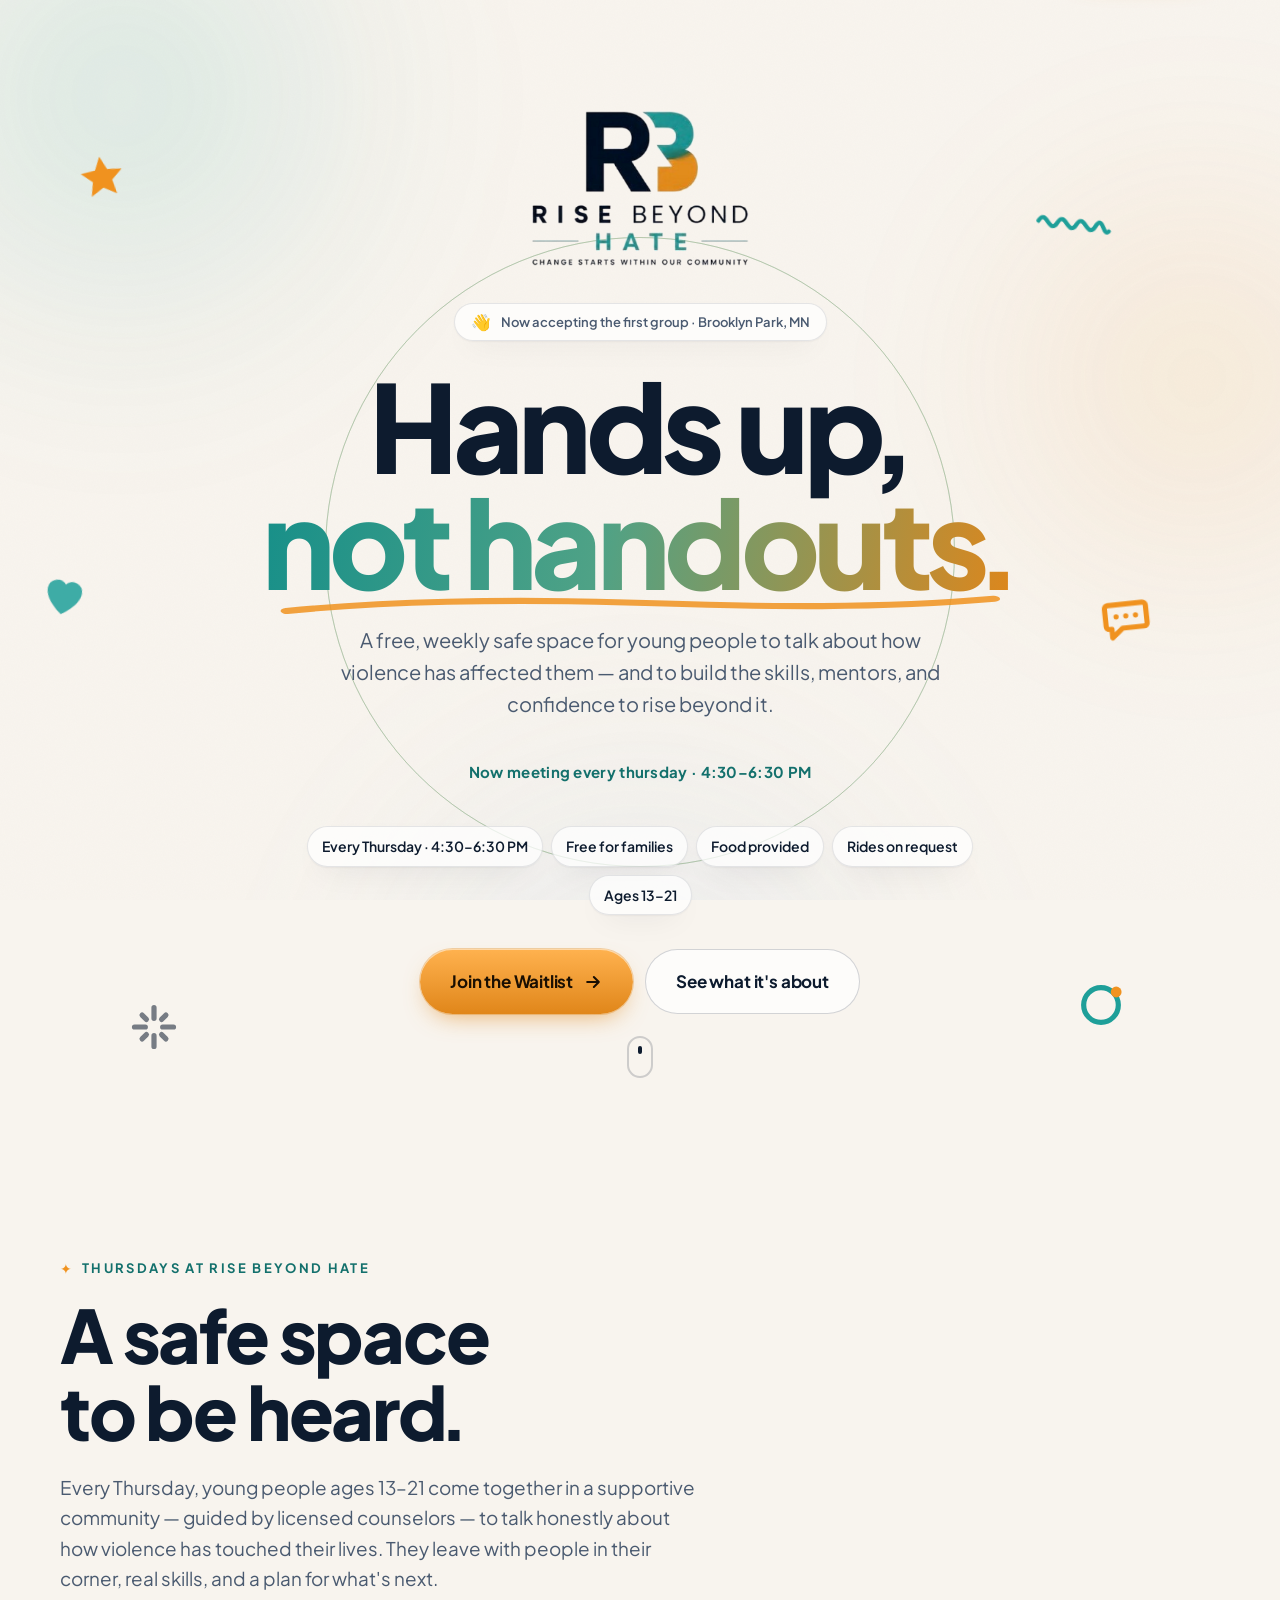
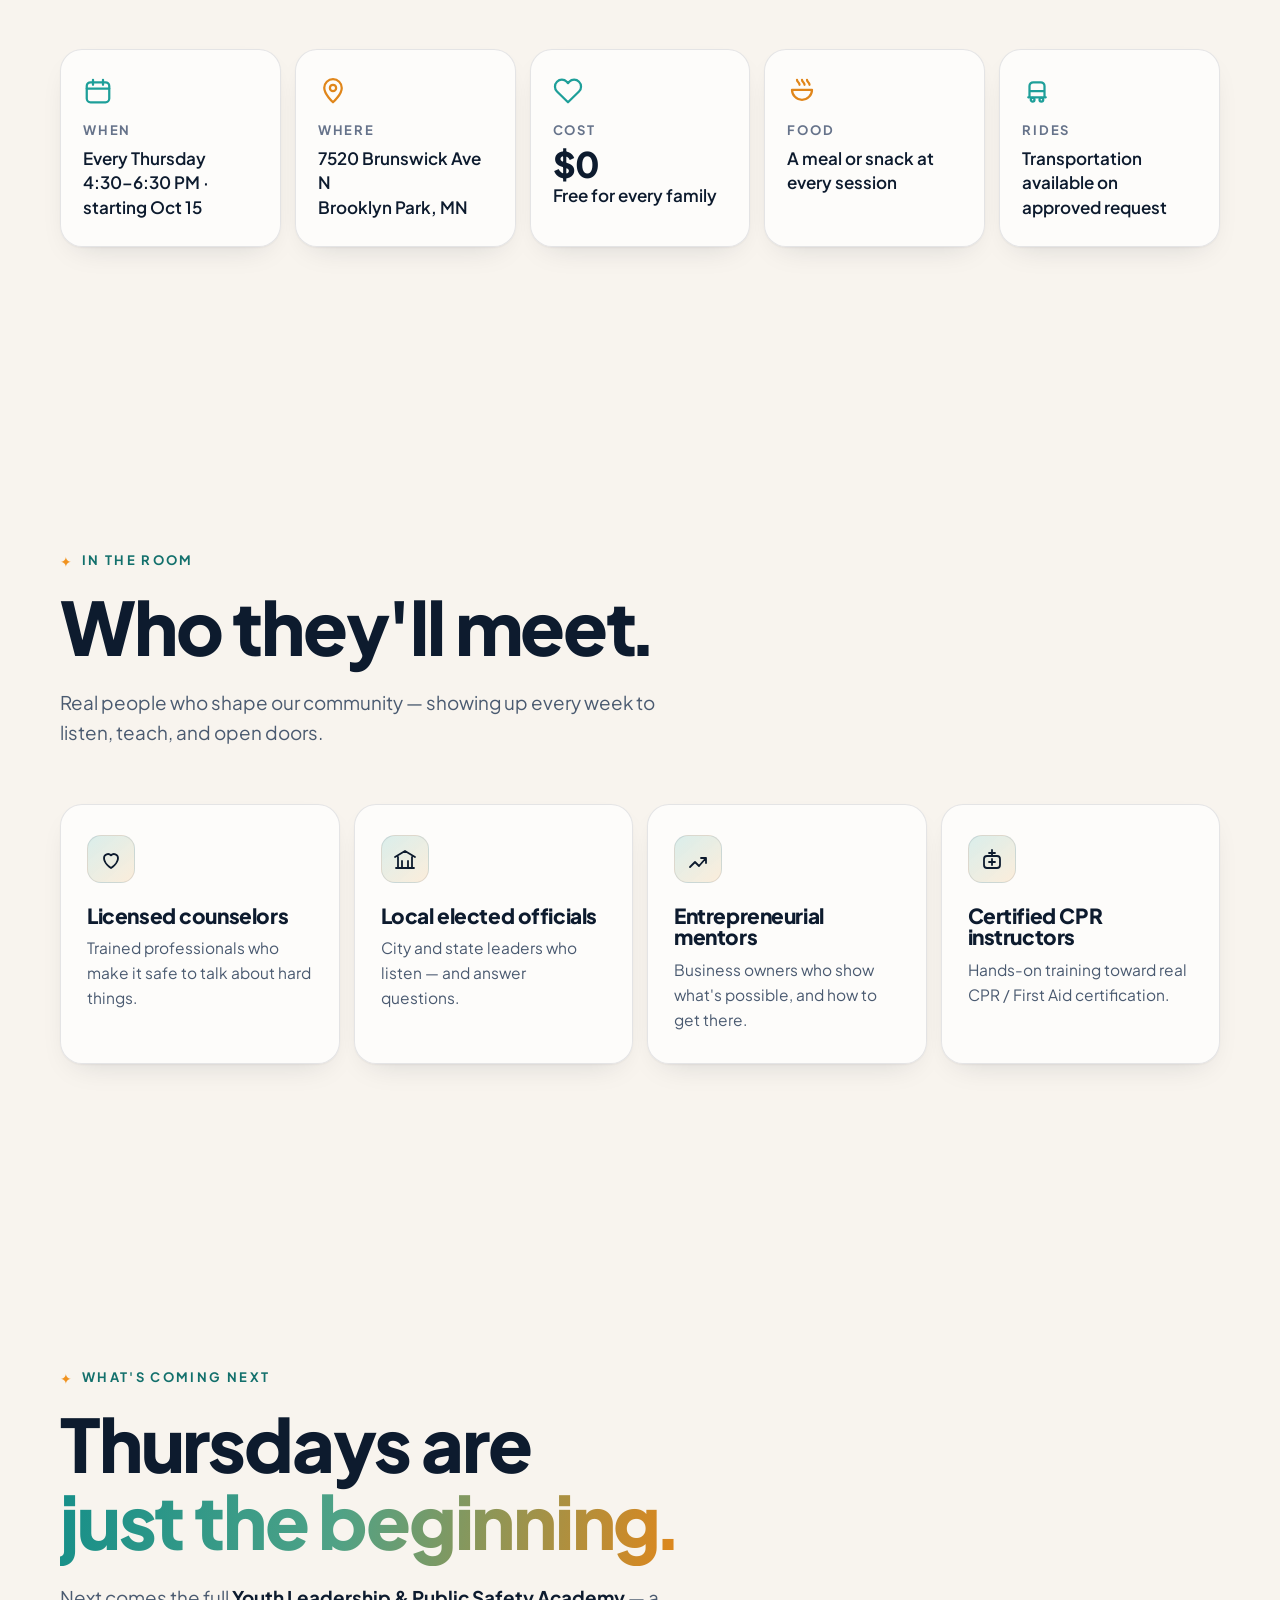
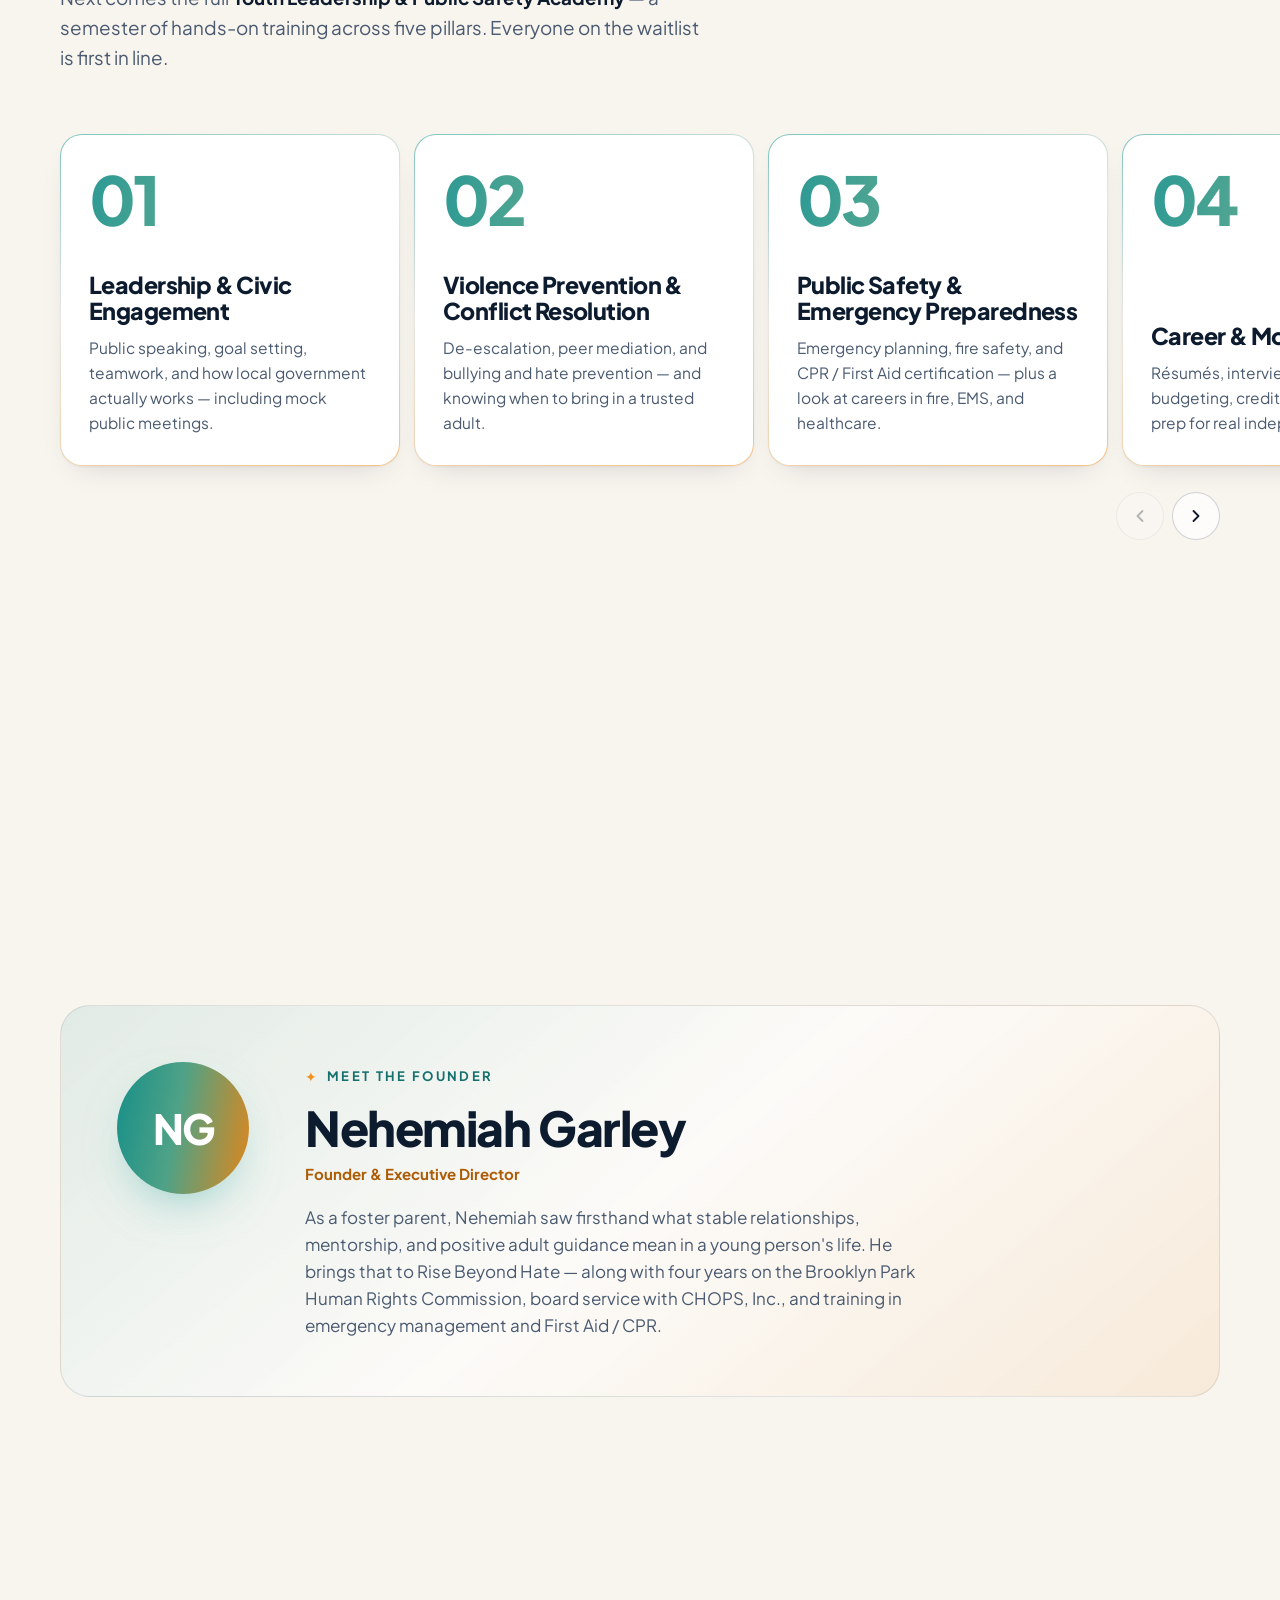
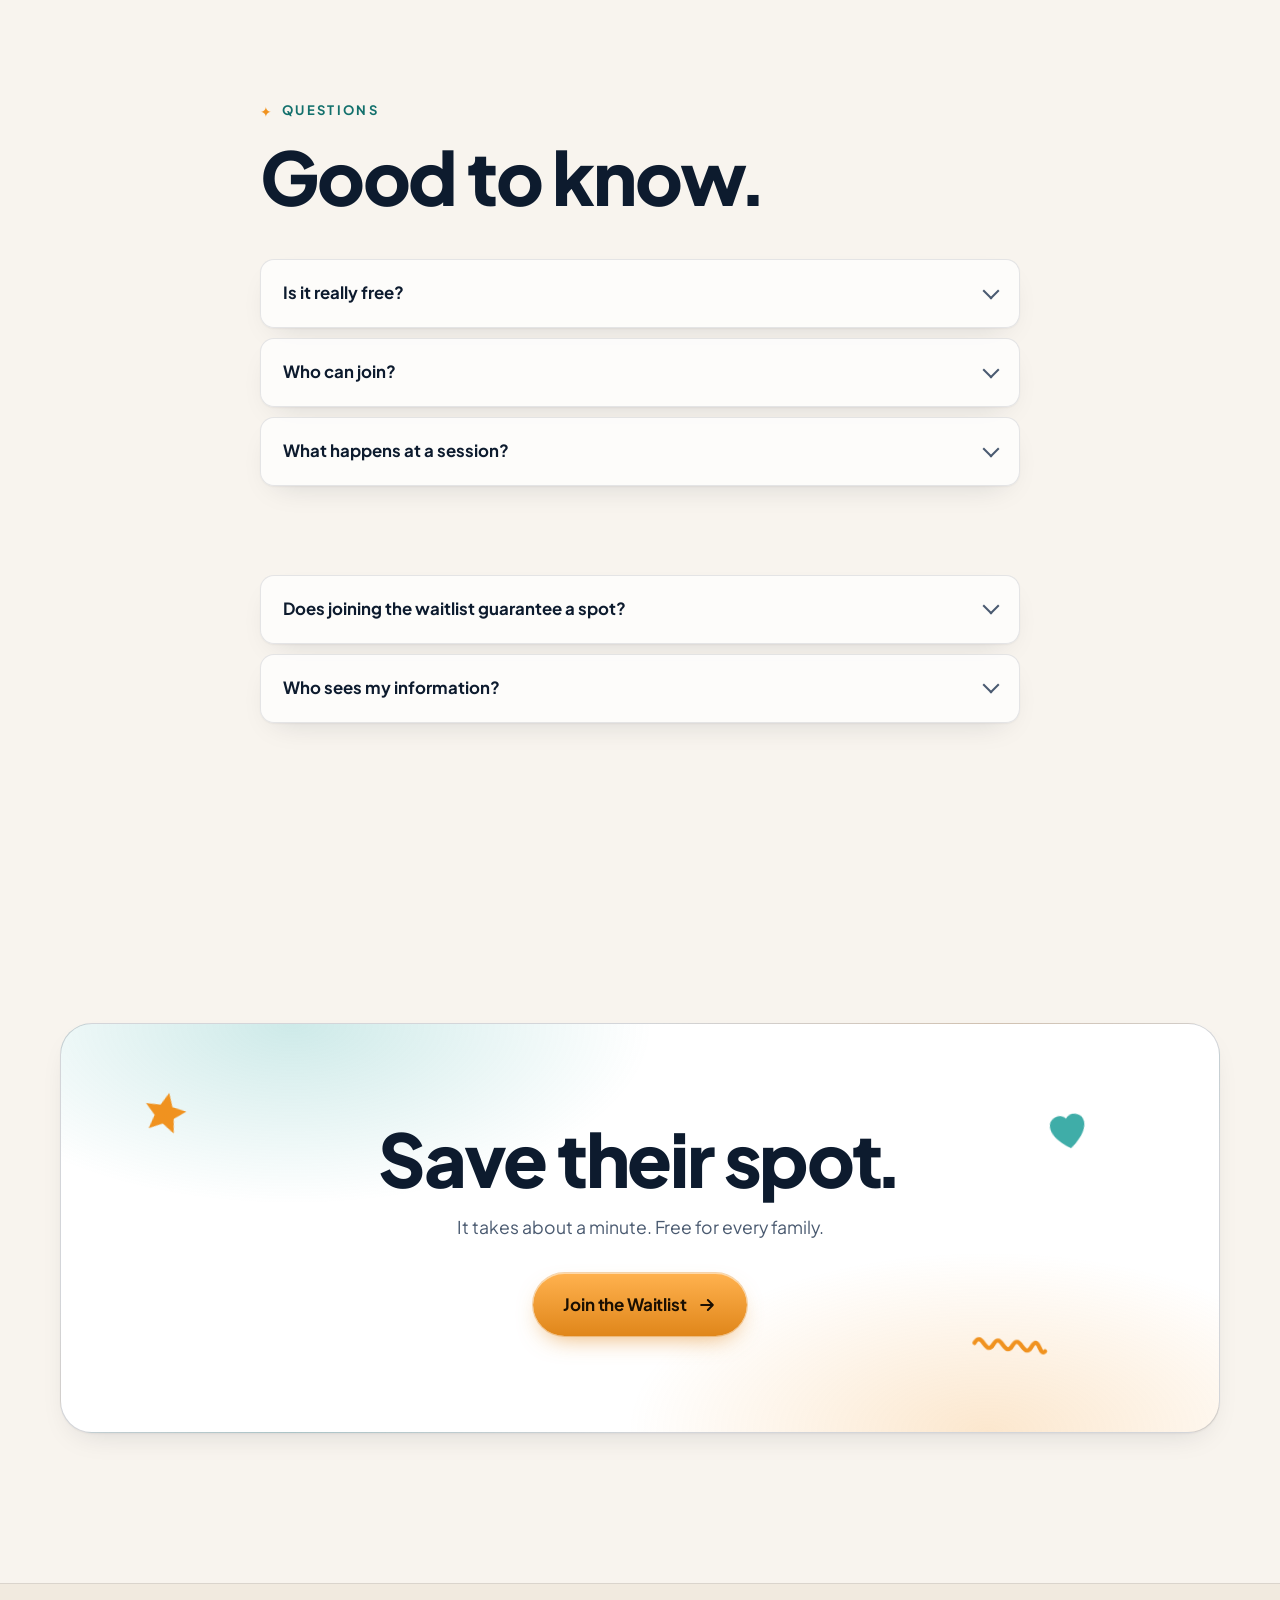
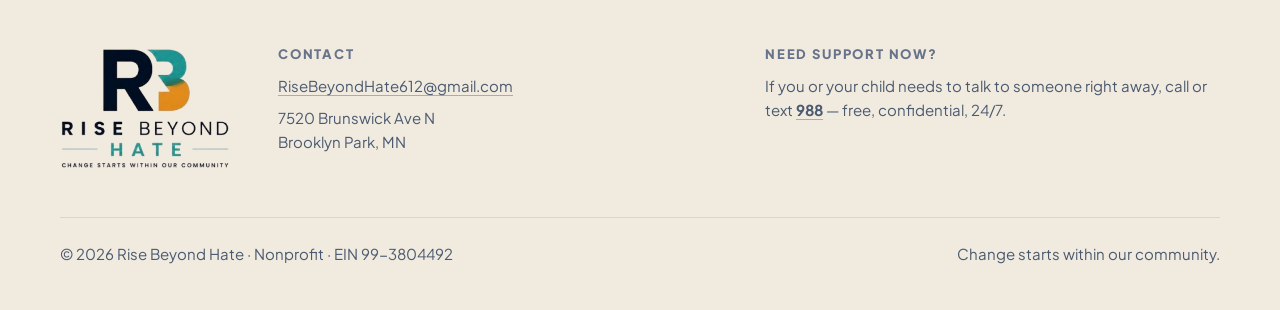
<file: index.html>
<!doctype html>
<html lang="en">
<head>
  <meta charset="utf-8">
  <meta name="viewport" content="width=device-width, initial-scale=1, viewport-fit=cover">
  <title>Rise Beyond Hate — Join the Waitlist</title>
  <meta name="description" content="A free, weekly safe space in Brooklyn Park for young people ages 13–21. Every Thursday, 4:30–6:30 PM, starting October 15. Food provided, rides on request.">
  <meta name="theme-color" content="#f8f4ee">
  <meta property="og:title" content="Rise Beyond Hate — Join the Waitlist">
  <meta property="og:description" content="Free Thursday sessions for ages 13–21 in Brooklyn Park. Starts October 15.">
  <meta property="og:image" content="assets/logo.png">
  <link rel="icon" type="image/png" href="assets/logo-mark.png">
  <link rel="apple-touch-icon" href="assets/logo-mark.png">
  <link rel="preconnect" href="https://fonts.googleapis.com">
  <link rel="preconnect" href="https://fonts.gstatic.com" crossorigin>
  <link href="https://fonts.googleapis.com/css2?family=Plus+Jakarta+Sans:wght@400;500;600;700;800&display=swap" rel="stylesheet">
  <link rel="stylesheet" href="styles.css">
  <script>document.documentElement.classList.add("js");</script>
</head>
<body>
  <a class="skip" href="#main">Skip to content</a>

  <!-- Background glows -->
  <div class="aurora" aria-hidden="true"><span class="orb orb-teal"></span><span class="orb orb-orange"></span><span class="orb orb-navy"></span></div>

  <header class="nav" id="nav">
    <a class="nav-brand" href="#top" aria-label="Rise Beyond Hate — back to top">
      <img src="assets/logo-mark.png" alt="" width="36" height="26">
      <span>Rise Beyond Hate</span>
    </a>
    <button class="btn btn-primary btn-sm" data-open-signup type="button">Join the Waitlist</button>
  </header>

  <main id="main">
    <!-- ============ HERO ============ -->
    <section class="hero" id="top">
      <div class="hero-rings" aria-hidden="true"><i></i><i></i><i></i></div>

      <!-- Playful floating doodles -->
      <div class="doodles" aria-hidden="true">
        <svg class="doodle d-star" style="--x:8%;--y:16%;--t:7s;--r:-8deg;--delay:.2s" viewBox="0 0 24 24"><path class="fill-orange" d="M12 2.5l2.8 6.1 6.7.7-5 4.5 1.4 6.6L12 17l-5.9 3.4 1.4-6.6-5-4.5 6.7-.7z"/></svg>
        <svg class="doodle d-squiggle" style="--x:84%;--y:20%;--t:8s;--r:6deg;--delay:.35s" viewBox="0 0 48 24"><path class="stroke-teal" d="M3 14c4-8 7 8 11 0s7 8 11 0 7 8 11 0 5 6 8 2"/></svg>
        <svg class="doodle d-heart" style="--x:5%;--y:54%;--t:6.5s;--r:10deg;--delay:.5s" viewBox="0 0 24 24"><path class="fill-teal" d="M12 20.5s-8-5-8-11a4.5 4.5 0 0 1 8-2.8 4.5 4.5 0 0 1 8 2.8c0 6-8 11-8 11z"/></svg>
        <svg class="doodle d-bubble" style="--x:88%;--y:56%;--t:7.5s;--r:-6deg;--delay:.65s" viewBox="0 0 24 24"><path class="stroke-orange" d="M4 5.5h16a1.5 1.5 0 0 1 1.5 1.5v8a1.5 1.5 0 0 1-1.5 1.5H10l-5 4v-4H4A1.5 1.5 0 0 1 2.5 15V7A1.5 1.5 0 0 1 4 5.5z"/><path class="stroke-orange" d="M7.5 11h.01M12 11h.01M16.5 11h.01"/></svg>
        <svg class="doodle d-sparkle" style="--x:12%;--y:93%;--t:5.5s;--r:0deg;--delay:.8s" viewBox="0 0 24 24"><path class="stroke-navy" d="M12 3v5M12 16v5M3 12h5M16 12h5M6.5 6.5l2 2M15.5 15.5l2 2M17.5 6.5l-2 2M8.5 15.5l-2 2"/></svg>
        <svg class="doodle d-ring" style="--x:86%;--y:91%;--t:9s;--r:0deg;--delay:.95s" viewBox="0 0 24 24"><circle class="stroke-teal" cx="12" cy="12" r="8"/><circle class="fill-orange" cx="19" cy="6" r="2.5"/></svg>
      </div>

      <div class="wrap hero-inner">
        <img class="hero-logo reveal" src="assets/logo.png" alt="Rise Beyond Hate — Change starts within our community" width="1200" height="854">

        <p class="eyebrow reveal"><span class="wave" aria-hidden="true">👋</span> Now accepting the first group · Brooklyn Park, MN</p>
        <h1 class="reveal">Hands up<span class="pn">,</span><br><span class="hl"><span class="grad">not handouts<span class="pn">.</span></span><svg class="scribble" viewBox="0 0 300 20" preserveAspectRatio="none" aria-hidden="true"><path pathLength="1" d="M4 14c40-8 90-10 140-7s100 6 152-3"/></svg></span></h1>
        <p class="lede reveal">A free, weekly safe space for young people to talk about how violence has affected them — and to build the skills, mentors, and confidence to rise beyond it.</p>

        <div class="countdown reveal" id="countdown" aria-live="off">
          <p class="countdown-label" id="countdown-label">First session in</p>
          <div class="countdown-grid" id="countdown-grid">
            <div><b data-cd="d">--</b><span>days</span></div>
            <div><b data-cd="h">--</b><span>hrs</span></div>
            <div><b data-cd="m">--</b><span>min</span></div>
            <div><b data-cd="s">--</b><span>sec</span></div>
          </div>
        </div>

        <ul class="pills reveal" aria-label="Program details">
          <li><span data-rbh="schedule">Every Thursday</span> · <span data-rbh="time">4:30–6:30 PM</span></li>
          <li>Free for families</li>
          <li>Food provided</li>
          <li>Rides on request</li>
          <li data-rbh="ages">Ages 13–21</li>
        </ul>

        <div class="hero-cta reveal">
          <button class="btn btn-primary btn-lg" data-open-signup type="button">
            Join the Waitlist
            <svg viewBox="0 0 24 24" aria-hidden="true"><path d="M5 12h14M13 6l6 6-6 6"/></svg>
          </button>
          <a class="btn btn-ghost btn-lg" href="#about">See what it's about</a>
        </div>
      </div>
      <a class="scroll-cue" href="#about" aria-label="Scroll down"><span></span></a>
    </section>

    <!-- ============ WHAT IT IS ============ -->
    <section class="section" id="about">
      <div class="wrap">
        <p class="kicker reveal">Thursdays at Rise Beyond Hate</p>
        <h2 class="reveal">A safe space<br>to be heard<span class="pn">.</span></h2>
        <p class="section-lede reveal">Every Thursday, young people ages 13–21 come together in a supportive community — guided by licensed counselors — to talk honestly about how violence has touched their lives. They leave with people in their corner, real skills, and a plan for what's next.</p>

        <div class="tiles">
          <article class="tile reveal">
            <svg class="ico" viewBox="0 0 24 24" aria-hidden="true"><rect x="3" y="5" width="18" height="16" rx="3"/><path d="M3 10h18M8 3v4M16 3v4"/></svg>
            <h3>When</h3>
            <p><span data-rbh="schedule">Every Thursday</span><br><span data-rbh="time">4:30–6:30 PM</span> · starting Oct 15</p>
          </article>
          <article class="tile reveal">
            <svg class="ico" viewBox="0 0 24 24" aria-hidden="true"><path d="M12 21s-7-6.2-7-11.5A7 7 0 0 1 19 9.5C19 14.8 12 21 12 21z"/><circle cx="12" cy="9.5" r="2.5"/></svg>
            <h3>Where</h3>
            <p><a class="map-link" data-map href="https://www.google.com/maps/search/?api=1&amp;query=7520+Brunswick+Ave+N+Brooklyn+Park+MN" target="_blank" rel="noopener"><span data-rbh="address">7520 Brunswick Ave N</span><br><span data-rbh="cityState">Brooklyn Park, MN</span></a></p>
          </article>
          <article class="tile reveal">
            <svg class="ico" viewBox="0 0 24 24" aria-hidden="true"><path d="M20.8 4.6a5.5 5.5 0 0 0-7.8 0L12 5.7l-1-1.1a5.5 5.5 0 1 0-7.8 7.8L12 21l8.8-8.6a5.5 5.5 0 0 0 0-7.8z"/></svg>
            <h3>Cost</h3>
            <p><span class="big">$0</span><br>Free for every family</p>
          </article>
          <article class="tile reveal">
            <svg class="ico" viewBox="0 0 24 24" aria-hidden="true"><path d="M4 11h16a8 8 0 0 1-16 0zM8 3c0 2 2 2 2 4M12 3c0 2 2 2 2 4M16 3c0 2 2 2 2 4" /></svg>
            <h3>Food</h3>
            <p>A meal or snack at every session</p>
          </article>
          <article class="tile reveal">
            <svg class="ico" viewBox="0 0 24 24" aria-hidden="true"><path d="M5 17h14M6 17V8a3 3 0 0 1 3-3h6a3 3 0 0 1 3 3v9M6 12h12"/><circle cx="8.5" cy="19" r="1.5"/><circle cx="15.5" cy="19" r="1.5"/></svg>
            <h3>Rides</h3>
            <p>Transportation available on approved request</p>
          </article>
        </div>
      </div>
    </section>

    <!-- ============ WHO THEY'LL MEET ============ -->
    <section class="section" id="guests">
      <div class="wrap">
        <p class="kicker reveal">In the room</p>
        <h2 class="reveal">Who they'll meet<span class="pn">.</span></h2>
        <p class="section-lede reveal">Real people who shape our community — showing up every week to listen, teach, and open doors.</p>
        <div class="guests" id="guest-list">
          <!-- Filled in from content.js -->
        </div>
      </div>
    </section>

    <!-- ============ ACADEMY ============ -->
    <section class="section" id="academy">
      <div class="wrap">
        <p class="kicker reveal">What's coming next</p>
        <h2 class="reveal">Thursdays are<br><span class="grad">just the beginning<span class="pn">.</span></span></h2>
        <p class="section-lede reveal">Next comes the full <strong>Youth Leadership &amp; Public Safety Academy</strong> — a semester of hands-on training across five pillars. Everyone on the waitlist is first in line.</p>
      </div>

      <div class="rail-wrap">
        <div class="rail" id="pillars" tabindex="0" aria-label="The five Academy pillars — scroll sideways">
          <article class="pillar">
            <span class="num">01</span>
            <h3>Leadership &amp; Civic Engagement</h3>
            <p>Public speaking, goal setting, teamwork, and how local government actually works — including mock public meetings.</p>
          </article>
          <article class="pillar">
            <span class="num">02</span>
            <h3>Violence Prevention &amp; Conflict Resolution</h3>
            <p>De-escalation, peer mediation, and bullying and hate prevention — and knowing when to bring in a trusted adult.</p>
          </article>
          <article class="pillar">
            <span class="num">03</span>
            <h3>Public Safety &amp; Emergency Preparedness</h3>
            <p>Emergency planning, fire safety, and CPR / First Aid certification — plus a look at careers in fire, EMS, and healthcare.</p>
          </article>
          <article class="pillar">
            <span class="num">04</span>
            <h3>Career &amp; Money Lab</h3>
            <p>Résumés, interviews, banking, budgeting, credit, and driver's-permit prep for real independence.</p>
          </article>
          <article class="pillar">
            <span class="num">05</span>
            <h3>Community Impact Project</h3>
            <p>Tackle a real issue in the neighborhood, then present the solution to city leaders at the Youth Leadership Summit.</p>
          </article>
        </div>
        <div class="rail-nav" aria-hidden="true">
          <button class="rail-btn" data-rail="-1" type="button" tabindex="-1"><svg viewBox="0 0 24 24"><path d="M15 6l-6 6 6 6"/></svg></button>
          <button class="rail-btn" data-rail="1" type="button" tabindex="-1"><svg viewBox="0 0 24 24"><path d="M9 6l6 6-6 6"/></svg></button>
        </div>
      </div>

      <div class="wrap">
        <h3 class="sub reveal">Graduates walk away with</h3>
        <ul class="chips reveal">
          <li>CPR / First Aid certification</li>
          <li>Documented service hours</li>
          <li>A professional résumé</li>
          <li>Financial-literacy skills</li>
          <li>A mentor in their corner</li>
          <li>Certificate of Completion</li>
        </ul>
      </div>
    </section>

    <!-- ============ FOUNDER ============ -->
    <section class="section" id="founder">
      <div class="wrap">
        <div class="founder reveal">
          <div class="founder-avatar" aria-hidden="true">NG</div>
          <div>
            <p class="kicker">Meet the founder</p>
            <h2 class="h2-sm">Nehemiah Garley</h2>
            <p class="founder-role">Founder &amp; Executive Director</p>
            <p>As a foster parent, Nehemiah saw firsthand what stable relationships, mentorship, and positive adult guidance mean in a young person's life. He brings that to Rise Beyond Hate — along with four years on the Brooklyn Park Human Rights Commission, board service with CHOPS, Inc., and training in emergency management and First Aid / CPR.</p>
          </div>
        </div>
      </div>
    </section>

    <!-- ============ FAQ ============ -->
    <section class="section" id="faq">
      <div class="wrap wrap-narrow">
        <p class="kicker reveal">Questions</p>
        <h2 class="reveal">Good to know<span class="pn">.</span></h2>
        <div class="faq" id="faq-list">
          <!-- Filled in from content.js -->
        </div>
      </div>
    </section>

    <!-- ============ FINAL CTA ============ -->
    <section class="section final">
      <div class="wrap">
        <div class="final-card reveal">
          <div class="doodles" aria-hidden="true">
            <svg class="doodle d-star" style="--x:9%;--y:22%;--t:6s;--r:12deg;--delay:.1s" viewBox="0 0 24 24"><path class="fill-orange" d="M12 2.5l2.8 6.1 6.7.7-5 4.5 1.4 6.6L12 17l-5.9 3.4 1.4-6.6-5-4.5 6.7-.7z"/></svg>
            <svg class="doodle d-heart" style="--x:87%;--y:26%;--t:7s;--r:-10deg;--delay:.25s" viewBox="0 0 24 24"><path class="fill-teal" d="M12 20.5s-8-5-8-11a4.5 4.5 0 0 1 8-2.8 4.5 4.5 0 0 1 8 2.8c0 6-8 11-8 11z"/></svg>
            <svg class="doodle d-squiggle" style="--x:82%;--y:78%;--t:8s;--r:4deg;--delay:.4s" viewBox="0 0 48 24"><path class="stroke-orange" d="M3 14c4-8 7 8 11 0s7 8 11 0 7 8 11 0 5 6 8 2"/></svg>
          </div>
          <h2>Save their spot<span class="pn">.</span></h2>
          <p>It takes about a minute. Free for every family.</p>
          <button class="btn btn-primary btn-lg" data-open-signup type="button">
            Join the Waitlist
            <svg viewBox="0 0 24 24" aria-hidden="true"><path d="M5 12h14M13 6l6 6-6 6"/></svg>
          </button>
        </div>
      </div>
    </section>
  </main>

  <footer class="footer">
    <div class="wrap footer-inner">
      <div class="footer-brand">
        <img src="assets/logo.png" alt="Rise Beyond Hate" width="200" height="142" loading="lazy">
      </div>
      <div class="footer-cols">
        <div>
          <h3>Contact</h3>
          <p><a data-rbh-email href="mailto:RiseBeyondHate612@gmail.com">RiseBeyondHate612@gmail.com</a></p>
          <p><span data-rbh="address">7520 Brunswick Ave N</span><br><span data-rbh="cityState">Brooklyn Park, MN</span></p>
        </div>
        <div>
          <h3>Need support now?</h3>
          <p>If you or your child needs to talk to someone right away, call or text <a href="tel:988"><strong>988</strong></a> — free, confidential, 24/7.</p>
        </div>
      </div>
    </div>
    <div class="wrap footer-base">
      <p>© <span id="year">2026</span> Rise Beyond Hate · Nonprofit · <span class="nowrap">EIN <span data-rbh="ein">99-3804492</span></span></p>
      <p>Change starts within our community.</p>
    </div>
  </footer>

  <!-- ============ SIGNUP SHEET ============ -->
  <div class="sheet" id="signup" role="dialog" aria-modal="true" aria-labelledby="signup-title" hidden>
    <div class="sheet-backdrop" data-close-signup></div>
    <div class="sheet-panel" tabindex="-1">
      <div class="sheet-grab" aria-hidden="true"></div>
      <button class="sheet-close" type="button" data-close-signup aria-label="Close">
        <svg viewBox="0 0 24 24" aria-hidden="true"><path d="M6 6l12 12M18 6L6 18"/></svg>
      </button>

      <div class="progress" aria-hidden="true">
        <div class="progress-steps"><span class="on">Participant</span><span>Contact</span><span>Done</span></div>
        <div class="progress-bar"><i id="progress-fill"></i></div>
      </div>

      <form id="signup-form" novalidate>
        <!-- STEP 1 -->
        <fieldset class="step is-active" data-step="1">
          <legend class="step-title" id="signup-title">Who's joining?</legend>
          <p class="step-sub">Add each young person (up to <span data-rbh="maxKidsPerSignup">3</span>). Ages 13–21.</p>
          <div id="kids"></div>
          <button type="button" class="btn-add" id="add-kid">
            <svg viewBox="0 0 24 24" aria-hidden="true"><path d="M12 5v14M5 12h14"/></svg>
            Add another child
          </button>
          <div class="step-actions">
            <button type="button" class="btn btn-primary btn-block" data-next>Continue</button>
          </div>
        </fieldset>

        <!-- STEP 2 -->
        <fieldset class="step" data-step="2">
          <legend class="step-title">How do we reach you?</legend>
          <p class="step-sub" id="contact-sub">We'll use this to confirm next steps before the first session.</p>

          <div class="group" id="parent-group">
            <h4 class="group-title">Parent or guardian <span class="tag" id="parent-tag">Required</span></h4>
            <div class="field">
              <label for="parentName">Full name</label>
              <input id="parentName" name="parentName" autocomplete="name" maxlength="80">
            </div>
            <div class="row">
              <div class="field">
                <label for="parentPhone">Phone</label>
                <input id="parentPhone" name="parentPhone" type="tel" inputmode="tel" autocomplete="tel" maxlength="20">
              </div>
              <div class="field">
                <label for="parentEmail">Email</label>
                <input id="parentEmail" name="parentEmail" type="email" inputmode="email" autocomplete="email" maxlength="120">
              </div>
            </div>
          </div>

          <div id="adult-contacts"></div>

          <div class="field">
            <label for="city">City</label>
            <input id="city" name="city" autocomplete="address-level2" maxlength="60" placeholder="e.g. Brooklyn Park">
          </div>

          <label class="check">
            <input type="checkbox" id="updates" name="updates" checked>
            <span class="box" aria-hidden="true"></span>
            <span>Send me updates from Rise Beyond Hate</span>
          </label>

          <!-- Spam trap: people never see this field -->
          <div class="hp" aria-hidden="true">
            <label for="website">Leave this empty</label>
            <input id="website" name="website" tabindex="-1" autocomplete="off">
          </div>

          <p class="privacy">
            <svg viewBox="0 0 24 24" aria-hidden="true"><rect x="5" y="11" width="14" height="10" rx="2"/><path d="M8 11V8a4 4 0 0 1 8 0v3"/></svg>
            Only the Rise Beyond Hate team sees this. We never share or sell it.
          </p>

          <p class="form-error" id="form-error" role="alert" hidden></p>

          <div class="step-actions two">
            <button type="button" class="btn btn-ghost" data-back>Back</button>
            <button type="submit" class="btn btn-primary" id="submit-btn">
              <span class="label">Join the Waitlist</span>
              <span class="spinner" aria-hidden="true"></span>
            </button>
          </div>
        </fieldset>

        <!-- STEP 3 -->
        <div class="step step-done" data-step="3" tabindex="-1">
          <div class="done-badge" aria-hidden="true">
            <svg viewBox="0 0 24 24"><path d="M5 12.5l4.5 4.5L19 7.5"/></svg>
          </div>
          <h3 class="step-title">You're on the list!</h3>
          <p class="step-sub" id="done-msg">We'll reach out before October 15 with next steps.</p>
          <div class="done-card">
            <p><strong><span data-rbh="schedule">Every Thursday</span> · <span data-rbh="time">4:30–6:30 PM</span></strong></p>
            <p><span data-rbh="address">7520 Brunswick Ave N</span>, <span data-rbh="cityState">Brooklyn Park, MN</span></p>
            <p>Questions? <a data-rbh-email href="mailto:RiseBeyondHate612@gmail.com">RiseBeyondHate612@gmail.com</a></p>
          </div>
          <button type="button" class="btn btn-ghost btn-block" data-close-signup>Close</button>
        </div>
      </form>
    </div>
  </div>

  <template id="kid-template">
    <div class="kid">
      <div class="kid-head">
        <h4 class="group-title">Participant <span class="kid-n">1</span></h4>
        <button type="button" class="kid-remove" aria-label="Remove this participant">Remove</button>
      </div>
      <div class="row">
        <div class="field">
          <label data-for="firstName">First name</label>
          <input data-name="firstName" autocomplete="off" maxlength="50">
        </div>
        <div class="field">
          <label data-for="lastName">Last name</label>
          <input data-name="lastName" autocomplete="off" maxlength="50">
        </div>
      </div>
      <div class="row row-age">
        <div class="field">
          <label data-for="age">Age</label>
          <input data-name="age" type="number" inputmode="numeric" min="13" max="21" step="1">
        </div>
        <div class="field">
          <label data-for="school">School <span class="opt">optional</span></label>
          <input data-name="school" autocomplete="off" maxlength="80">
        </div>
      </div>
      <div class="field">
        <span class="label" data-label="transport">Will they need a ride? <span class="opt">optional</span></span>
        <div class="seg" role="radiogroup" data-group="transport">
          <label><input type="radio" data-name="transport" value="Yes"><span>Yes</span></label>
          <label><input type="radio" data-name="transport" value="No"><span>No</span></label>
          <label><input type="radio" data-name="transport" value="Not sure"><span>Not sure</span></label>
        </div>
      </div>
    </div>
  </template>

  <template id="adult-template">
    <div class="group adult">
      <h4 class="group-title"><span class="adult-name">Participant</span>'s contact <span class="tag">18+</span></h4>
      <div class="row">
        <div class="field">
          <label data-for="adultPhone">Phone</label>
          <input data-name="adultPhone" type="tel" inputmode="tel" autocomplete="off" maxlength="20">
        </div>
        <div class="field">
          <label data-for="adultEmail">Email</label>
          <input data-name="adultEmail" type="email" inputmode="email" autocomplete="off" maxlength="120">
        </div>
      </div>
    </div>
  </template>

  <canvas id="confetti" aria-hidden="true"></canvas>

  <noscript><p class="noscript">To join the waitlist, email <a href="mailto:RiseBeyondHate612@gmail.com">RiseBeyondHate612@gmail.com</a>.</p></noscript>

  <script src="content.js"></script>
  <script src="validate.js"></script>
  <script src="script.js"></script>
</body>
</html>
</file>
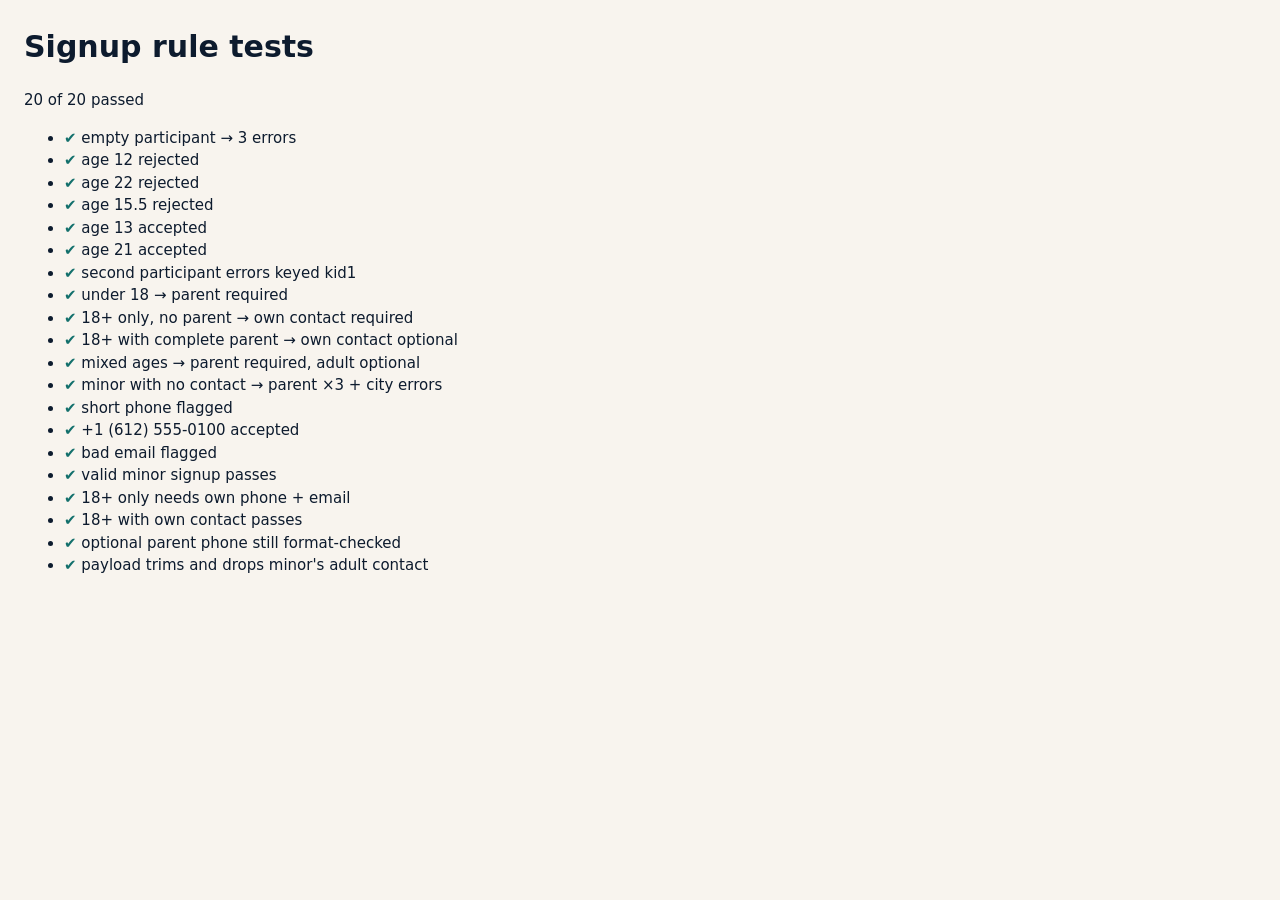
<file: tests/validate.html>
<!doctype html>
<html lang="en">
<head>
  <meta charset="utf-8">
  <meta name="viewport" content="width=device-width, initial-scale=1">
  <title>Signup rule tests</title>
  <style>
    body { font: 15px/1.5 system-ui, sans-serif; margin: 24px; background: #f8f4ee; color: #0d1b2e; }
    li.pass::before { content: "✔ "; color: #13706c; }
    li.fail::before { content: "✘ "; color: #c0392b; }
    li.fail { color: #c0392b; font-weight: 700; }
  </style>
</head>
<body>
  <h1>Signup rule tests</h1>
  <p id="summary"></p>
  <ul id="results"></ul>
  <script src="../validate.js"></script>
  <script>
    var V = window.RBHValidate, o = { minAge: 13, maxAge: 21 }, out = [];
    function t(name, cond) { out.push({ name: name, ok: !!cond }); }
    function k(age, extra) { return Object.assign({ firstName: "A", lastName: "B", age: String(age) }, extra || {}); }
    var parent = { parentName: "P", parentPhone: "6125550100", parentEmail: "p@x.org", city: "BP" };

    t("empty participant → 3 errors", Object.keys(V.checkKids([{ firstName: "", lastName: "", age: "" }], o)).length === 3);
    t("age 12 rejected", V.checkKids([k(12)], o)["kid0.age"]);
    t("age 22 rejected", V.checkKids([k(22)], o)["kid0.age"]);
    t("age 15.5 rejected", V.checkKids([k("15.5")], o)["kid0.age"]);
    t("age 13 accepted", !Object.keys(V.checkKids([k(13)], o)).length);
    t("age 21 accepted", !Object.keys(V.checkKids([k(21)], o)).length);
    t("second participant errors keyed kid1", V.checkKids([k(14), k("")], o)["kid1.age"]);
    t("under 18 → parent required", V.contactRules({ kids: [k(15)] }).parentRequired);
    t("18+ only, no parent → own contact required", V.contactRules({ kids: [k(19)] }).adultRequired);
    t("18+ with complete parent → own contact optional", !V.contactRules(Object.assign({ kids: [k(19)] }, parent)).adultRequired);
    t("mixed ages → parent required, adult optional", (function (r) { return r.parentRequired && !r.adultRequired; })(V.contactRules({ kids: [k(15), k(19)] })));
    t("minor with no contact → parent ×3 + city errors", (function (e) { return ["parentName", "parentPhone", "parentEmail", "city"].every(function (x) { return e[x]; }); })(V.checkContact({ kids: [k(15)] })));
    t("short phone flagged", V.checkContact(Object.assign({ kids: [k(15)] }, parent, { parentPhone: "555-01" })).parentPhone);
    t("+1 (612) 555-0100 accepted", V.isPhone("+1 (612) 555-0100"));
    t("bad email flagged", V.checkContact(Object.assign({ kids: [k(15)] }, parent, { parentEmail: "p@x" })).parentEmail);
    t("valid minor signup passes", !Object.keys(V.checkContact(Object.assign({ kids: [k(15)] }, parent))).length);
    t("18+ only needs own phone + email", (function (e) { return e["kid0.adultPhone"] && e["kid0.adultEmail"]; })(V.checkContact({ kids: [k(19)], city: "BP" })));
    t("18+ with own contact passes", !Object.keys(V.checkContact({ kids: [k(19, { adultPhone: "6125550100", adultEmail: "a@x.org" })], city: "BP" })).length);
    t("optional parent phone still format-checked", V.checkContact({ kids: [k(19, { adultPhone: "6125550100", adultEmail: "a@x.org" })], parentPhone: "12", city: "BP" }).parentPhone);
    t("payload trims and drops minor's adult contact", (function (p) { return p.kids[0].adultPhone === "" && p.city === "BP" && p.kids[0].age === 15; })(V.toPayload({ kids: [k(15, { adultPhone: "x" })], city: " BP ", updates: true })));

    var failed = out.filter(function (r) { return !r.ok; }).length;
    document.getElementById("summary").textContent = (out.length - failed) + " of " + out.length + " passed";
    document.getElementById("results").innerHTML = out.map(function (r) {
      return '<li class="' + (r.ok ? "pass" : "fail") + '">' + r.name + "</li>";
    }).join("");
    document.title = failed ? "✘ " + failed + " failed" : "✔ all passed";
  </script>
</body>
</html>
</file>
<file: styles.css>
/* ==========================================================================
   Rise Beyond Hate — waitlist page
   ========================================================================== */

:root {
  color-scheme: light;

  --bg: #f8f4ee;        /* cream, from the proposal */
  --bg-2: #f1eadf;
  --card: #ffffff;
  --surface: rgba(255, 255, 255, 0.72);
  --surface-2: #ffffff;
  --line: rgba(13, 27, 46, 0.1);
  --line-strong: rgba(13, 27, 46, 0.18);
  --text: #0d1b2e;      /* navy */
  --muted: #4a5a70;
  --faint: #66738a;
  --shadow: 0 1px 2px rgba(13, 27, 46, 0.05), 0 12px 32px -16px rgba(13, 27, 46, 0.18);

  --teal: #1e9f99;
  --teal-ink: #13706c;  /* teal dark enough for text on cream */
  --orange: #f0921f;
  --orange-deep: #e0861a;
  --orange-ink: #ad5b04;
  --error: #c0392b;

  --grad: linear-gradient(100deg, #168f89 0%, #4fa286 45%, #e0861a 100%);
  --radius: 22px;
  --radius-sm: 14px;
  --ease: cubic-bezier(0.22, 1, 0.36, 1);
  --spring: cubic-bezier(0.34, 1.56, 0.64, 1);

  --font: "Plus Jakarta Sans", system-ui, -apple-system, "Segoe UI", Roboto, sans-serif;
}

*, *::before, *::after { box-sizing: border-box; }

html { scroll-behavior: smooth; -webkit-text-size-adjust: 100%; }

body {
  margin: 0;
  background: var(--bg);
  color: var(--text);
  font-family: var(--font);
  font-size: 17px;
  line-height: 1.6;
  -webkit-font-smoothing: antialiased;
  overflow-x: hidden;
}
body.sheet-open { overflow: hidden; }

img, svg { display: block; max-width: 100%; }
a { color: inherit; }
button { font: inherit; color: inherit; }
h1, h2, h3, h4 { margin: 0; line-height: 1.05; letter-spacing: -0.03em; font-weight: 800; }
p { margin: 0; }
strong { font-weight: 700; }

.wrap { width: min(1160px, 100% - 40px); margin-inline: auto; }
.wrap-narrow { width: min(760px, 100% - 40px); }

.skip {
  position: fixed; left: 16px; top: -60px; z-index: 100;
  background: var(--text); color: var(--bg); padding: 10px 16px; border-radius: 10px; font-weight: 700;
}
.skip:focus { top: 16px; }

:focus-visible { outline: 2px solid var(--orange); outline-offset: 3px; border-radius: 8px; }

/* ---------- Background glows ---------- */
.aurora { position: fixed; inset: 0; z-index: -1; overflow: hidden; pointer-events: none; }
.aurora::after {
  /* fine grain so gradients don't band */
  content: ""; position: absolute; inset: -50%;
  background-image: url("data:image/svg+xml,%3Csvg xmlns='http://www.w3.org/2000/svg' width='160' height='160'%3E%3Cfilter id='n'%3E%3CfeTurbulence type='fractalNoise' baseFrequency='.9' numOctaves='2' stitchTiles='stitch'/%3E%3C/filter%3E%3Crect width='100%25' height='100%25' filter='url(%23n)' opacity='.5'/%3E%3C/svg%3E");
  opacity: 0.05; mix-blend-mode: multiply;
}
.orb { position: absolute; border-radius: 50%; filter: blur(90px); opacity: 0.55; will-change: transform; }
.orb-teal   { width: 55vmax; height: 55vmax; left: -18vmax; top: -20vmax; background: radial-gradient(circle, rgba(30,159,153,.28), transparent 65%); animation: drift1 26s var(--ease) infinite alternate; }
.orb-orange { width: 45vmax; height: 45vmax; right: -16vmax; top: 10vh; background: radial-gradient(circle, rgba(240,146,31,.26), transparent 65%); animation: drift2 32s var(--ease) infinite alternate; }
.orb-navy   { width: 60vmax; height: 60vmax; left: 20vw; bottom: -40vmax; background: radial-gradient(circle, rgba(120,175,225,.22), transparent 65%); animation: drift3 38s var(--ease) infinite alternate; }
@keyframes drift1 { to { transform: translate(14vw, 18vh) scale(1.1); } }
@keyframes drift2 { to { transform: translate(-18vw, 30vh) scale(0.9); } }
@keyframes drift3 { to { transform: translate(-16vw, -14vh) scale(1.15); } }

/* ---------- Nav ---------- */
.nav {
  position: fixed; top: 12px; left: 50%; z-index: 40;
  width: min(1160px, 100% - 24px);
  display: flex; align-items: center; justify-content: space-between; gap: 12px;
  padding: 8px 8px 8px 16px;
  border: 1px solid transparent; border-radius: 999px;
  transform: translate(-50%, -140%);
  transition: transform .6s var(--ease), background .4s, border-color .4s;
}
.nav.is-visible {
  transform: translate(-50%, 0);
  background: rgba(255, 252, 247, 0.78); box-shadow: var(--shadow);
  border-color: var(--line);
  backdrop-filter: blur(18px) saturate(1.4);
  -webkit-backdrop-filter: blur(18px) saturate(1.4);
}
.nav-brand { display: flex; align-items: center; gap: 10px; text-decoration: none; font-weight: 700; letter-spacing: -0.01em; font-size: 15px; }
.nav-brand img { width: 36px; height: auto; }

/* ---------- Buttons ---------- */
.btn {
  --press: 1;
  position: relative; display: inline-flex; align-items: center; justify-content: center; gap: 10px;
  border: 0; border-radius: 999px; cursor: pointer; text-decoration: none;
  font-weight: 700; letter-spacing: -0.01em; white-space: nowrap;
  transform: scale(var(--press));
  transition: transform .35s var(--spring), box-shadow .3s, background .3s, border-color .3s, opacity .2s;
  -webkit-tap-highlight-color: transparent; touch-action: manipulation; user-select: none;
}
.btn:active, .btn.is-pressed { --press: 0.95; transition-duration: .08s; }
.btn svg { width: 20px; height: 20px; fill: none; stroke: currentColor; stroke-width: 2.4; stroke-linecap: round; stroke-linejoin: round; transition: transform .35s var(--spring); }
.btn:hover svg { transform: translateX(3px); }

.btn-primary {
  color: #1a0f02;
  background: linear-gradient(180deg, #ffb24f, var(--orange-deep));
  box-shadow: 0 1px 0 rgba(255,255,255,.45) inset, 0 10px 30px -8px rgba(243,154,44,.65), 0 0 0 1px rgba(255,190,110,.35);
}
.btn-primary:hover { box-shadow: 0 1px 0 rgba(255,255,255,.5) inset, 0 16px 44px -8px rgba(243,154,44,.85), 0 0 0 1px rgba(255,190,110,.5); }
.btn-ghost { background: var(--surface); border: 1px solid var(--line-strong); color: var(--text); }
.btn-ghost:hover { background: var(--surface-2); }

.btn-sm { padding: 10px 18px; font-size: 14px; }
.btn-lg { padding: 18px 30px; font-size: 17px; }
.btn-block { width: 100%; padding: 16px 24px; font-size: 16px; }

/* ---------- Hero ---------- */
.hero {
  position: relative; min-height: 100svh;
  display: grid; place-items: center;
  padding: 110px 0 90px; overflow: hidden; isolation: isolate;
}
.hero-inner { position: relative; z-index: 1; display: flex; flex-direction: column; align-items: center; text-align: center; }
.hero-logo { width: clamp(150px, 22vw, 220px); height: auto; margin-bottom: 36px; filter: drop-shadow(0 10px 30px rgba(13,27,46,.08)); }

.hero-rings { position: absolute; inset: 0; z-index: -1; display: grid; place-items: center; pointer-events: none; }
.hero-rings i {
  position: absolute; border-radius: 50%; border: 1px solid rgba(30,159,153,.2);
  width: 70vmin; height: 70vmin; animation: ring 9s linear infinite;
}
.hero-rings i:nth-child(2) { animation-delay: -3s; }
.hero-rings i:nth-child(3) { animation-delay: -6s; border-color: rgba(240,146,31,.2); }
@keyframes ring { from { transform: scale(.55); opacity: 0; } 30% { opacity: 1; } to { transform: scale(1.7); opacity: 0; } }

.eyebrow {
  display: inline-flex; align-items: center; gap: 10px;
  padding: 8px 16px; border-radius: 999px; font-size: 13px; font-weight: 600; color: var(--muted);
  background: var(--surface); border: 1px solid var(--line);
  margin-bottom: 26px;
}
.dot { width: 8px; height: 8px; border-radius: 50%; background: var(--teal); box-shadow: 0 0 0 0 rgba(44,181,174,.7); animation: pulse 2s infinite; }
@keyframes pulse { 70% { box-shadow: 0 0 0 10px rgba(44,181,174,0); } 100% { box-shadow: 0 0 0 0 rgba(44,181,174,0); } }

h1 { font-size: clamp(3.1rem, 11vw, 7.6rem); line-height: .95; letter-spacing: -0.045em; }
.pn { margin-left: -0.09em; } /* this font's . and , are wide — tuck them in on tight headlines */
.grad { background: var(--grad); -webkit-background-clip: text; background-clip: text; color: transparent; }
.lede { max-width: 620px; margin-top: 26px; font-size: clamp(1.05rem, 2.2vw, 1.25rem); color: var(--muted); }

.countdown { margin-top: 40px; }
.countdown-label { font-size: 12px; font-weight: 700; letter-spacing: .18em; text-transform: uppercase; color: var(--faint); margin-bottom: 12px; }
.countdown-grid { display: grid; grid-template-columns: repeat(4, minmax(64px, 88px)); gap: 10px; justify-content: center; }
.countdown-grid div {
  padding: 14px 6px 10px; border-radius: var(--radius-sm);
  background: var(--surface); border: 1px solid var(--line);
  backdrop-filter: blur(10px); -webkit-backdrop-filter: blur(10px);
}
.countdown-grid b { display: block; font-size: clamp(1.7rem, 5vw, 2.3rem); font-weight: 800; letter-spacing: -0.03em; line-height: 1; font-variant-numeric: tabular-nums; }
.countdown-grid span { display: block; margin-top: 6px; font-size: 11px; font-weight: 600; letter-spacing: .12em; text-transform: uppercase; color: var(--faint); }
.countdown.is-live .countdown-grid { display: none; }
.countdown.is-live .countdown-label { font-size: 15px; letter-spacing: .02em; text-transform: none; color: var(--teal-ink); }

.pills { list-style: none; padding: 0; margin: 30px 0 0; display: flex; flex-wrap: wrap; justify-content: center; gap: 8px; max-width: 680px; }
.pills li { padding: 8px 14px; border-radius: 999px; font-size: 14px; font-weight: 600; background: var(--surface); border: 1px solid var(--line); }

.hero-cta { margin-top: 34px; display: flex; flex-wrap: wrap; justify-content: center; gap: 12px; }

.scroll-cue { position: absolute; bottom: 26px; left: 50%; translate: -50% 0; width: 26px; height: 42px; border-radius: 20px; border: 2px solid var(--line-strong); }
.scroll-cue span { position: absolute; left: 50%; top: 8px; width: 4px; height: 8px; margin-left: -2px; border-radius: 2px; background: var(--text); animation: cue 1.8s var(--ease) infinite; }
@keyframes cue { 0% { opacity: 0; transform: translateY(0); } 30% { opacity: 1; } 100% { opacity: 0; transform: translateY(14px); } }

/* ---------- Sections ---------- */
.section { padding: clamp(80px, 12vw, 150px) 0; position: relative; }
.kicker { font-size: 13px; font-weight: 700; letter-spacing: .18em; text-transform: uppercase; color: var(--teal-ink); margin-bottom: 16px; }
h2 { font-size: clamp(2.4rem, 7vw, 4.6rem); }
.h2-sm { font-size: clamp(2rem, 5vw, 3rem); }
.section-lede { max-width: 640px; margin-top: 22px; font-size: clamp(1.02rem, 2vw, 1.18rem); color: var(--muted); }
.section-lede strong { color: var(--text); }

/* Detail tiles */
.tiles { margin-top: 56px; display: grid; grid-template-columns: repeat(auto-fit, minmax(190px, 1fr)); gap: 14px; }
.tile {
  padding: 26px 22px; border-radius: var(--radius);
  background: var(--surface); border: 1px solid var(--line);
  transition: transform .5s var(--spring), border-color .3s, background .3s;
}
.tile:hover { transform: translateY(-4px); border-color: var(--line-strong); background: var(--surface-2); }
.tile h3 { font-size: 13px; font-weight: 700; letter-spacing: .14em; text-transform: uppercase; color: var(--faint); margin: 18px 0 8px; }
.tile p { font-weight: 600; line-height: 1.45; }
.tile .big { font-size: 2.2rem; font-weight: 800; letter-spacing: -0.03em; line-height: 1; }
.map-link { text-decoration: none; background: linear-gradient(currentColor, currentColor) 0 100% / 0 1px no-repeat; transition: background-size .4s var(--ease); }
.map-link:hover { background-size: 100% 1px; }
.ico { width: 30px; height: 30px; fill: none; stroke: var(--orange-deep); stroke-width: 1.8; stroke-linecap: round; stroke-linejoin: round; }

/* Guests */
.guests { margin-top: 56px; display: grid; grid-template-columns: repeat(auto-fit, minmax(240px, 1fr)); gap: 14px; }
.guest {
  --mx: 50%; --my: 0%;
  position: relative; overflow: hidden;
  padding: 30px 26px; border-radius: var(--radius);
  background: var(--surface); border: 1px solid var(--line);
  transition: transform .5s var(--spring), border-color .3s;
}
.guest::before {
  content: ""; position: absolute; inset: 0; pointer-events: none; opacity: 0; transition: opacity .4s;
  background: radial-gradient(420px circle at var(--mx) var(--my), rgba(30,159,153,.12), transparent 45%);
}
.guest:hover { transform: translateY(-4px); border-color: var(--line-strong); }
.guest:hover::before { opacity: 1; }
.guest-ico { width: 48px; height: 48px; border-radius: 14px; display: grid; place-items: center; background: linear-gradient(140deg, rgba(30,159,153,.16), rgba(240,146,31,.14)); border: 1px solid var(--line); }
.guest-ico svg { width: 24px; height: 24px; fill: none; stroke: var(--text); stroke-width: 1.8; stroke-linecap: round; stroke-linejoin: round; }
.guest h3 { font-size: 1.3rem; margin-top: 22px; letter-spacing: -0.02em; }
.guest .names { margin-top: 6px; font-weight: 700; color: var(--orange-ink); font-size: 15px; }
.guest p { margin-top: 10px; color: var(--muted); font-size: 15.5px; }

/* Pillars rail */
.rail-wrap { position: relative; margin-top: 56px; }
.rail {
  display: grid; grid-auto-flow: column; grid-auto-columns: min(82vw, 340px); gap: 14px;
  overflow-x: auto; overscroll-behavior-x: contain; scroll-snap-type: x mandatory; scroll-behavior: smooth;
  padding: 6px max(20px, calc((100% - 1160px) / 2)) 26px;
  scroll-padding-inline: max(20px, calc((100% - 1160px) / 2));
  scrollbar-width: none;
}
.rail::-webkit-scrollbar { display: none; }
.pillar {
  scroll-snap-align: start;
  position: relative; min-height: 320px; padding: 30px 28px; border-radius: var(--radius);
  display: flex; flex-direction: column;
  background:
    linear-gradient(var(--card), var(--card)) padding-box,
    linear-gradient(160deg, rgba(30,159,153,.55), rgba(13,27,46,.06) 40%, rgba(240,146,31,.5)) border-box;
  box-shadow: var(--shadow);
  border: 1px solid transparent;
  transition: transform .6s var(--spring);
}
.pillar:hover { transform: translateY(-6px) rotate(-.4deg); }
.pillar .num { font-size: 4.2rem; font-weight: 800; letter-spacing: -0.05em; line-height: 1; background: var(--grad); -webkit-background-clip: text; background-clip: text; color: transparent; opacity: .9; }
.pillar h3 { font-size: 1.45rem; margin-top: auto; padding-top: 40px; letter-spacing: -0.025em; line-height: 1.12; }
.pillar p { margin-top: 12px; color: var(--muted); font-size: 15.5px; }
.rail-nav { display: none; }

.sub { font-size: 1.1rem; letter-spacing: -0.01em; margin-top: 28px; color: var(--muted); font-weight: 700; }
.chips { list-style: none; padding: 0; margin: 16px 0 0; display: flex; flex-wrap: wrap; gap: 10px; }
.chips li {
  display: inline-flex; align-items: center; gap: 8px;
  padding: 10px 16px; border-radius: 999px; font-weight: 600; font-size: 15px;
  background: var(--surface); border: 1px solid var(--line);
}
.chips li::before { content: ""; width: 7px; height: 7px; border-radius: 50%; background: var(--teal); }
.chips li:nth-child(even)::before { background: var(--orange); }

/* Founder */
.founder {
  display: grid; grid-template-columns: auto 1fr; gap: clamp(22px, 5vw, 56px); align-items: start;
  padding: clamp(28px, 5vw, 56px); border-radius: calc(var(--radius) + 8px);
  background: linear-gradient(140deg, rgba(30,159,153,.1), rgba(255,255,255,.6) 50%, rgba(240,146,31,.1));
  border: 1px solid var(--line);
}
.founder-avatar {
  width: clamp(84px, 14vw, 132px); aspect-ratio: 1; border-radius: 50%;
  display: grid; place-items: center; font-weight: 800; font-size: clamp(1.8rem, 4vw, 2.6rem); letter-spacing: -0.04em;
  background: var(--grad); color: #fff;
  box-shadow: 0 20px 50px -20px rgba(30,159,153,.55);
}
.founder-role { color: var(--orange-ink); font-weight: 700; margin: 8px 0 18px; font-size: 15px; }
.founder p:last-child { color: var(--muted); max-width: 640px; }

/* FAQ */
.faq { margin-top: 44px; display: grid; gap: 10px; }
.faq details { border-radius: var(--radius-sm); background: var(--surface); border: 1px solid var(--line); transition: background .3s, border-color .3s; }
.faq details[open] { background: var(--surface-2); border-color: var(--line-strong); }
.faq summary {
  list-style: none; cursor: pointer; padding: 20px 22px; font-weight: 700; font-size: 1.05rem;
  display: flex; justify-content: space-between; align-items: center; gap: 16px;
  -webkit-tap-highlight-color: transparent;
}
.faq summary::-webkit-details-marker { display: none; }
.faq summary::after {
  content: ""; flex: none; width: 12px; height: 12px;
  border-right: 2px solid var(--muted); border-bottom: 2px solid var(--muted);
  transform: translateY(-3px) rotate(45deg); transition: transform .4s var(--spring);
}
.faq details[open] summary::after { transform: translateY(2px) rotate(-135deg); }
.faq .answer { display: grid; grid-template-rows: 0fr; transition: grid-template-rows .45s var(--ease); }
.faq details[open] .answer { grid-template-rows: 1fr; }
.faq .answer > div { overflow: hidden; }
.faq .answer p { padding: 0 22px 20px; color: var(--muted); }

/* Final CTA */
.final-card {
  position: relative; overflow: hidden; text-align: center;
  padding: clamp(48px, 8vw, 96px) 24px; border-radius: calc(var(--radius) + 10px);
  background:
    radial-gradient(600px 300px at 20% 0%, rgba(30,159,153,.22), transparent 60%),
    radial-gradient(600px 300px at 80% 100%, rgba(240,146,31,.22), transparent 60%),
    var(--card); box-shadow: var(--shadow);
  border: 1px solid var(--line-strong);
}
.final-card p { color: var(--muted); margin: 16px 0 32px; font-size: 1.1rem; }

/* Footer */
.footer { border-top: 1px solid var(--line); padding: 64px 0 36px; background: var(--bg-2); }
.footer-inner { display: grid; grid-template-columns: auto 1fr; gap: 48px; align-items: start; }
.footer-brand img { width: 170px; height: auto; }
.footer-cols { display: grid; grid-template-columns: repeat(auto-fit, minmax(220px, 1fr)); gap: 32px; }
.footer h3 { font-size: 13px; letter-spacing: .14em; text-transform: uppercase; color: var(--faint); margin-bottom: 12px; }
.footer p { color: var(--muted); font-size: 15px; margin-bottom: 8px; }
.footer a { text-decoration-color: rgba(13,27,46,.3); text-underline-offset: 3px; }
.footer a:hover { color: var(--text); }
.footer a[href^="mailto"] { word-break: break-all; }
.footer-base { margin-top: 48px; padding-top: 24px; border-top: 1px solid var(--line); display: flex; flex-wrap: wrap; justify-content: space-between; gap: 8px; font-size: 13px; color: var(--faint); }

.noscript { position: fixed; bottom: 16px; left: 16px; right: 16px; padding: 16px; border-radius: 14px; background: var(--orange); color: #1a0f02; font-weight: 700; text-align: center; z-index: 90; }

/* ---------- Soft shadows so cards lift off the cream ---------- */
.tile, .guest, .countdown-grid div, .faq details, .pills li, .chips li, .eyebrow { box-shadow: var(--shadow); }
.btn-primary { box-shadow: 0 1px 0 rgba(255,255,255,.5) inset, 0 10px 24px -10px rgba(224,134,26,.7), 0 0 0 1px rgba(224,134,26,.35); }
.btn-primary:hover { box-shadow: 0 1px 0 rgba(255,255,255,.55) inset, 0 16px 34px -10px rgba(224,134,26,.8), 0 0 0 1px rgba(224,134,26,.5); }

/* ---------- Playful touches ---------- */
/* Floating doodles */
.doodles { position: absolute; inset: 0; pointer-events: none; z-index: 0; }
.doodle {
  position: absolute; left: var(--x); top: var(--y);
  width: clamp(28px, 4.2vw, 52px); height: auto; overflow: visible;
  translate: -50% -50%;
  animation: doodle-pop .8s var(--spring) var(--delay, 0s) both, doodle-float var(--t, 7s) ease-in-out calc(var(--delay, 0s) + .8s) infinite alternate;
}
.d-squiggle { width: clamp(46px, 6.5vw, 84px); }
.doodle .fill-orange { fill: var(--orange); }
.doodle .fill-teal   { fill: var(--teal); opacity: .85; }
.doodle [class^="stroke"] { fill: none; stroke-width: 2.4; stroke-linecap: round; stroke-linejoin: round; }
.doodle .stroke-teal   { stroke: var(--teal); }
.doodle .stroke-orange { stroke: var(--orange); }
.doodle .stroke-navy   { stroke: var(--text); opacity: .55; }
@keyframes doodle-pop { from { transform: scale(0) rotate(var(--r, 0deg)); opacity: 0; } to { transform: scale(1) rotate(var(--r, 0deg)); opacity: 1; } }
@keyframes doodle-float {
  from { transform: translateY(0) rotate(var(--r, 0deg)); }
  to   { transform: translateY(-14px) rotate(calc(var(--r, 0deg) + 10deg)); }
}
.d-sparkle { animation-name: doodle-pop, doodle-spin; }
@keyframes doodle-spin { to { transform: rotate(180deg) scale(.85); } }
.final-card > :not(.doodles) { position: relative; z-index: 1; }

/* Waving hand */
.wave { display: inline-block; font-size: 16px; line-height: 1; transform-origin: 70% 80%; animation: wave 2.6s ease-in-out 1s infinite; }
@keyframes wave {
  0%, 60%, 100% { transform: rotate(0); }
  10%, 30% { transform: rotate(16deg); }
  20% { transform: rotate(-8deg); }
  40% { transform: rotate(-4deg); }
  50% { transform: rotate(10deg); }
}

/* Hand-drawn underline that draws itself */
.hl { position: relative; display: inline-block; }
.scribble { position: absolute; left: 2%; right: 2%; bottom: -0.16em; width: 96%; height: 0.2em; overflow: visible; pointer-events: none; }
.scribble path { fill: none; stroke: var(--orange); stroke-width: 5; stroke-linecap: round; stroke-dasharray: 1; stroke-dashoffset: 1; opacity: .85; }
.js .reveal.in .scribble path, html:not(.js) .scribble path { animation: draw-line 1.1s var(--ease) .7s forwards; }
@keyframes draw-line { to { stroke-dashoffset: 0; } }

/* Twinkling star before section labels */
.kicker { display: inline-flex; align-items: center; gap: 8px; }
.kicker::before { content: "✦"; font-size: 14px; color: var(--orange); animation: twinkle 2.8s ease-in-out infinite; }
@keyframes twinkle { 0%, 100% { transform: scale(1) rotate(0); opacity: 1; } 50% { transform: scale(.6) rotate(45deg); opacity: .5; } }

/* Icons bounce when a card is hovered or tapped */
.tile:hover .ico, .tile:active .ico, .guest:hover .guest-ico, .guest:active .guest-ico { animation: boing .7s var(--spring); }
@keyframes boing {
  0% { transform: scale(1); } 30% { transform: scale(1.25, .8); } 50% { transform: scale(.85, 1.15); }
  70% { transform: scale(1.08, .95); } 100% { transform: scale(1); }
}

/* Tiles get a soft color tint each */
.tile:nth-child(odd)  .ico { stroke: var(--teal); }
.tile:nth-child(even) .ico { stroke: var(--orange-deep); }

@media (max-width: 640px) {
  .hero .d-heart, .hero .d-bubble { display: none; }
  .hero .d-star { --x: 10% !important; --y: 9% !important; }
  .hero .d-squiggle { --x: 86% !important; --y: 12% !important; }
  .final-card .d-squiggle { display: none; }
}

/* ---------- Scroll reveals (only when JS is running) ---------- */
.js .reveal { opacity: 0; transform: translateY(28px); filter: blur(6px); transition: opacity .9s var(--ease), transform .9s var(--ease), filter .9s var(--ease); transition-delay: var(--d, 0s); }
.js .reveal.in { opacity: 1; transform: none; filter: none; }

/* ==========================================================================
   Signup sheet
   ========================================================================== */
.sheet { position: fixed; inset: 0; z-index: 60; display: grid; align-items: end; justify-items: center; }
.sheet[hidden] { display: none; }
.sheet-backdrop { position: absolute; inset: 0; background: rgba(13, 27, 46, 0.32); backdrop-filter: blur(8px); -webkit-backdrop-filter: blur(8px); opacity: 0; transition: opacity .4s var(--ease); }
.sheet-panel {
  position: relative; width: 100%; max-height: min(92svh, 860px); overflow-y: auto; overscroll-behavior: contain;
  padding: 14px 20px calc(24px + env(safe-area-inset-bottom));
  border-radius: 28px 28px 0 0;
  background: linear-gradient(180deg, #fffdf9, var(--bg));
  border: 1px solid var(--line-strong); border-bottom: 0;
  box-shadow: 0 -30px 80px -20px rgba(13,27,46,.35);
  transform: translateY(100%);
  transition: transform .55s var(--ease);
  outline: none;
}
.sheet.is-open .sheet-backdrop { opacity: 1; }
.sheet.is-open .sheet-panel { transform: translateY(var(--drag, 0px)); }
.sheet.is-dragging .sheet-panel { transition: none; }
.sheet-grab { width: 44px; height: 5px; border-radius: 3px; background: var(--line-strong); margin: 0 auto 14px; touch-action: none; }
.sheet-close {
  position: absolute; top: 14px; right: 14px; width: 40px; height: 40px; border-radius: 50%; border: 1px solid var(--line);
  background: var(--surface); cursor: pointer; display: grid; place-items: center; transition: background .2s, transform .3s var(--spring);
}
.sheet-close:hover { background: var(--surface-2); }
.sheet-close:active { transform: scale(.9); }
.sheet-close svg { width: 18px; height: 18px; fill: none; stroke: currentColor; stroke-width: 2.2; stroke-linecap: round; }

@media (min-width: 720px) {
  .sheet { align-items: center; padding: 24px; }
  .sheet-panel { max-width: 580px; border-radius: 28px; border-bottom: 1px solid var(--line-strong); padding: 26px 34px 32px; transform: translateY(30px) scale(.96); opacity: 0; transition: transform .5s var(--spring), opacity .3s var(--ease); }
  .sheet.is-open .sheet-panel { transform: none; opacity: 1; }
  .sheet-grab { display: none; }
}

/* Progress */
.progress { margin: 4px 52px 26px 0; }
.progress-steps { display: flex; justify-content: space-between; font-size: 12px; font-weight: 700; letter-spacing: .08em; text-transform: uppercase; color: var(--faint); margin-bottom: 10px; }
.progress-steps span { transition: color .3s; }
.progress-steps span.on { color: var(--text); }
.progress-bar { height: 4px; border-radius: 4px; background: var(--line); overflow: hidden; }
.progress-bar i { display: block; height: 100%; width: 33.34%; border-radius: inherit; background: var(--grad); transition: width .6s var(--ease); }

/* Steps */
fieldset { border: 0; margin: 0; padding: 0; min-width: 0; }
.step { display: none; }
.step.is-active { display: block; animation: stepIn .5s var(--ease); }
.step.is-active.from-back { animation-name: stepInBack; }
@keyframes stepIn { from { opacity: 0; transform: translateX(26px); } to { opacity: 1; transform: none; } }
@keyframes stepInBack { from { opacity: 0; transform: translateX(-26px); } to { opacity: 1; transform: none; } }
.step-title { font-size: clamp(1.6rem, 5vw, 2rem); font-weight: 800; letter-spacing: -0.03em; line-height: 1.1; padding: 0; }
.step-sub { color: var(--muted); margin: 8px 0 22px; font-size: 15.5px; }
.step-actions { margin-top: 24px; }
.step-actions.two { display: grid; grid-template-columns: auto 1fr; gap: 10px; }
.step-actions.two .btn { padding: 16px 24px; font-size: 16px; }

/* Groups & fields */
.kid, .group {
  padding: 18px; border-radius: 18px; background: var(--surface); border: 1px solid var(--line); margin-bottom: 12px;
}
.kid { animation: kidIn .5s var(--spring); }
.kid.is-leaving { animation: kidOut .3s var(--ease) forwards; }
@keyframes kidIn { from { opacity: 0; transform: translateY(12px) scale(.98); } to { opacity: 1; transform: none; } }
@keyframes kidOut { to { opacity: 0; transform: scale(.96); } }
.kid-head { display: flex; justify-content: space-between; align-items: center; margin-bottom: 12px; }
.group-title { font-size: 15px; font-weight: 700; letter-spacing: -0.01em; display: flex; align-items: center; gap: 8px; margin-bottom: 12px; }
.kid-head .group-title { margin: 0; }
.kid-remove { background: none; border: 0; color: var(--muted); font-size: 14px; font-weight: 600; cursor: pointer; padding: 6px 8px; border-radius: 8px; }
.kid-remove:hover { color: var(--error); }
.tag { font-size: 11px; font-weight: 700; letter-spacing: .06em; text-transform: uppercase; padding: 3px 8px; border-radius: 999px; background: rgba(240,146,31,.16); color: var(--orange-ink); }
.tag.is-optional { background: var(--surface-2); color: var(--muted); }

.row { display: grid; grid-template-columns: 1fr 1fr; gap: 10px; }
.row-age { grid-template-columns: 110px 1fr; }
@media (max-width: 420px) { .row:not(.row-age) { grid-template-columns: 1fr; } }

.field { margin-bottom: 12px; min-width: 0; }
.field:last-child { margin-bottom: 0; }
.field label, .field .label { display: block; font-size: 13.5px; font-weight: 600; color: var(--muted); margin-bottom: 6px; }
.opt { font-weight: 500; color: var(--faint); }
.field input:not([type="radio"]) {
  width: 100%; padding: 14px 14px; border-radius: 12px;
  background: #fff; border: 1px solid var(--line-strong); color: var(--text);
  font: inherit; font-size: 16px; /* 16px keeps iOS from zooming */
  transition: border-color .2s, box-shadow .2s, background .2s;
  -moz-appearance: textfield;
}
.field input::-webkit-outer-spin-button, .field input::-webkit-inner-spin-button { -webkit-appearance: none; margin: 0; }
.field input::placeholder { color: var(--faint); }
.field input:focus { outline: none; border-color: var(--teal); box-shadow: 0 0 0 4px rgba(30,159,153,.16); background: #fff; }
.field.has-error input { border-color: var(--error); box-shadow: 0 0 0 4px rgba(192,57,43,.1); }
.field.has-error.shake { animation: shake .4s; }
@keyframes shake { 20%, 60% { transform: translateX(-5px); } 40%, 80% { transform: translateX(5px); } }
.err { display: block; margin-top: 6px; font-size: 13px; font-weight: 600; color: var(--error); }

.seg { display: grid; grid-template-columns: repeat(3, 1fr); gap: 6px; padding: 4px; border-radius: 12px; background: rgba(13,27,46,.05); border: 1px solid var(--line); }
.seg label { margin: 0; position: relative; cursor: pointer; }
.seg input { position: absolute; opacity: 0; pointer-events: none; }
.seg span { display: block; text-align: center; padding: 10px 6px; border-radius: 9px; font-size: 14.5px; font-weight: 600; color: var(--muted); transition: background .25s, color .25s, transform .3s var(--spring); }
.seg label:active span { transform: scale(.94); }
.seg input:checked + span { background: var(--text); color: #fff; }
.seg input:focus-visible + span { outline: 2px solid var(--orange); outline-offset: 2px; }

.btn-add {
  width: 100%; display: flex; align-items: center; justify-content: center; gap: 8px;
  padding: 14px; border-radius: 16px; border: 1.5px dashed var(--line-strong); background: transparent;
  font-weight: 700; font-size: 15px; color: var(--muted); cursor: pointer;
  transition: color .2s, border-color .2s, background .2s, transform .3s var(--spring);
}
.btn-add:hover { color: var(--text); border-color: var(--teal); background: rgba(30,159,153,.06); }
.btn-add:active { transform: scale(.98); }
.btn-add svg { width: 18px; height: 18px; fill: none; stroke: currentColor; stroke-width: 2.4; stroke-linecap: round; }
.btn-add[hidden] { display: none; }

.check { display: flex; align-items: center; gap: 12px; margin: 16px 0 4px; cursor: pointer; font-weight: 600; font-size: 15px; user-select: none; }
.check input { position: absolute; opacity: 0; pointer-events: none; }
.check .box { flex: none; width: 24px; height: 24px; border-radius: 8px; border: 1.5px solid var(--line-strong); background: #fff; display: grid; place-items: center; transition: background .2s, border-color .2s, transform .3s var(--spring); }
.check .box::after { content: ""; width: 6px; height: 11px; border: solid #fff; border-width: 0 2.5px 2.5px 0; transform: translateY(-1px) rotate(45deg) scale(0); transition: transform .3s var(--spring); }
.check input:checked + .box { background: var(--teal); border-color: var(--teal); }
.check input:checked + .box::after { transform: translateY(-1px) rotate(45deg) scale(1); }
.check:active .box { transform: scale(.88); }
.check input:focus-visible + .box { outline: 2px solid var(--orange); outline-offset: 2px; }

.hp { position: absolute; left: -9999px; width: 1px; height: 1px; overflow: hidden; }

.privacy { display: flex; gap: 10px; align-items: flex-start; margin-top: 14px; font-size: 13.5px; color: var(--faint); }
.privacy svg { flex: none; width: 16px; height: 16px; margin-top: 2px; fill: none; stroke: currentColor; stroke-width: 2; stroke-linecap: round; }

.form-error { margin-top: 16px; padding: 14px 16px; border-radius: 12px; background: rgba(192,57,43,.07); border: 1px solid rgba(192,57,43,.3); color: #8e2a20; font-size: 14.5px; font-weight: 600; }
.form-error a { color: inherit; }

#submit-btn .spinner { display: none; width: 18px; height: 18px; border-radius: 50%; border: 2.5px solid rgba(26,15,2,.25); border-top-color: #1a0f02; animation: spin .7s linear infinite; }
#submit-btn.is-loading .label { opacity: .6; }
#submit-btn.is-loading .spinner { display: block; }
@keyframes spin { to { transform: rotate(360deg); } }

/* Done */
.step-done { text-align: center; padding: 10px 0 0; outline: none; }
.done-badge { width: 84px; height: 84px; margin: 0 auto 22px; border-radius: 50%; display: grid; place-items: center; background: var(--grad); box-shadow: 0 20px 50px -16px rgba(30,159,153,.6); animation: pop .7s var(--spring); }
.done-badge svg { width: 40px; height: 40px; fill: none; stroke: #fff; stroke-width: 3; stroke-linecap: round; stroke-linejoin: round; stroke-dasharray: 30; stroke-dashoffset: 30; animation: draw .5s .35s var(--ease) forwards; }
@keyframes pop { from { transform: scale(.3); opacity: 0; } to { transform: scale(1); opacity: 1; } }
@keyframes draw { to { stroke-dashoffset: 0; } }
.done-card { margin: 4px 0 20px; padding: 18px; border-radius: 16px; background: var(--surface); border: 1px solid var(--line); display: grid; gap: 4px; font-size: 15px; color: var(--muted); }
.done-card strong { color: var(--text); }
.done-card a { word-break: break-all; }

#confetti { position: fixed; inset: 0; width: 100%; height: 100%; pointer-events: none; z-index: 80; }

/* ---------- Larger screens ---------- */
@media (min-width: 900px) {
  .rail { grid-auto-columns: 340px; }
  .rail-nav { display: flex; gap: 8px; justify-content: flex-end; width: min(1160px, 100% - 40px); margin: 0 auto; }
  .rail-btn { width: 48px; height: 48px; border-radius: 50%; border: 1px solid var(--line-strong); background: var(--surface); cursor: pointer; display: grid; place-items: center; transition: background .2s, transform .3s var(--spring), opacity .2s; }
  .rail-btn:hover { background: var(--surface-2); }
  .rail-btn:active { transform: scale(.9); }
  .rail-btn:disabled { opacity: .3; cursor: default; }
  .rail-btn svg { width: 20px; height: 20px; fill: none; stroke: currentColor; stroke-width: 2.2; stroke-linecap: round; stroke-linejoin: round; }
}

@media (max-width: 640px) {
  body { font-size: 16px; }
  .nav-brand span { display: none; }
  .hero { padding-top: 96px; }
  .hero-cta { width: 100%; flex-direction: column; }
  .hero-cta .btn { width: 100%; }
  .countdown-grid { grid-template-columns: repeat(4, 1fr); width: 100%; max-width: 360px; gap: 8px; }
  .founder { grid-template-columns: 1fr; }
  .footer-inner { grid-template-columns: 1fr; gap: 32px; }
  .scroll-cue { display: none; }
}

/* ---------- Respect "reduce motion" ---------- */
@media (prefers-reduced-motion: reduce) {
  *, *::before, *::after { animation-duration: .001ms !important; animation-iteration-count: 1 !important; transition-duration: .001ms !important; scroll-behavior: auto !important; }
  .js .reveal { opacity: 1; transform: none; filter: none; }
  .hero-rings, .orb { animation: none !important; }
}
.nowrap { white-space: nowrap; }
</file>
